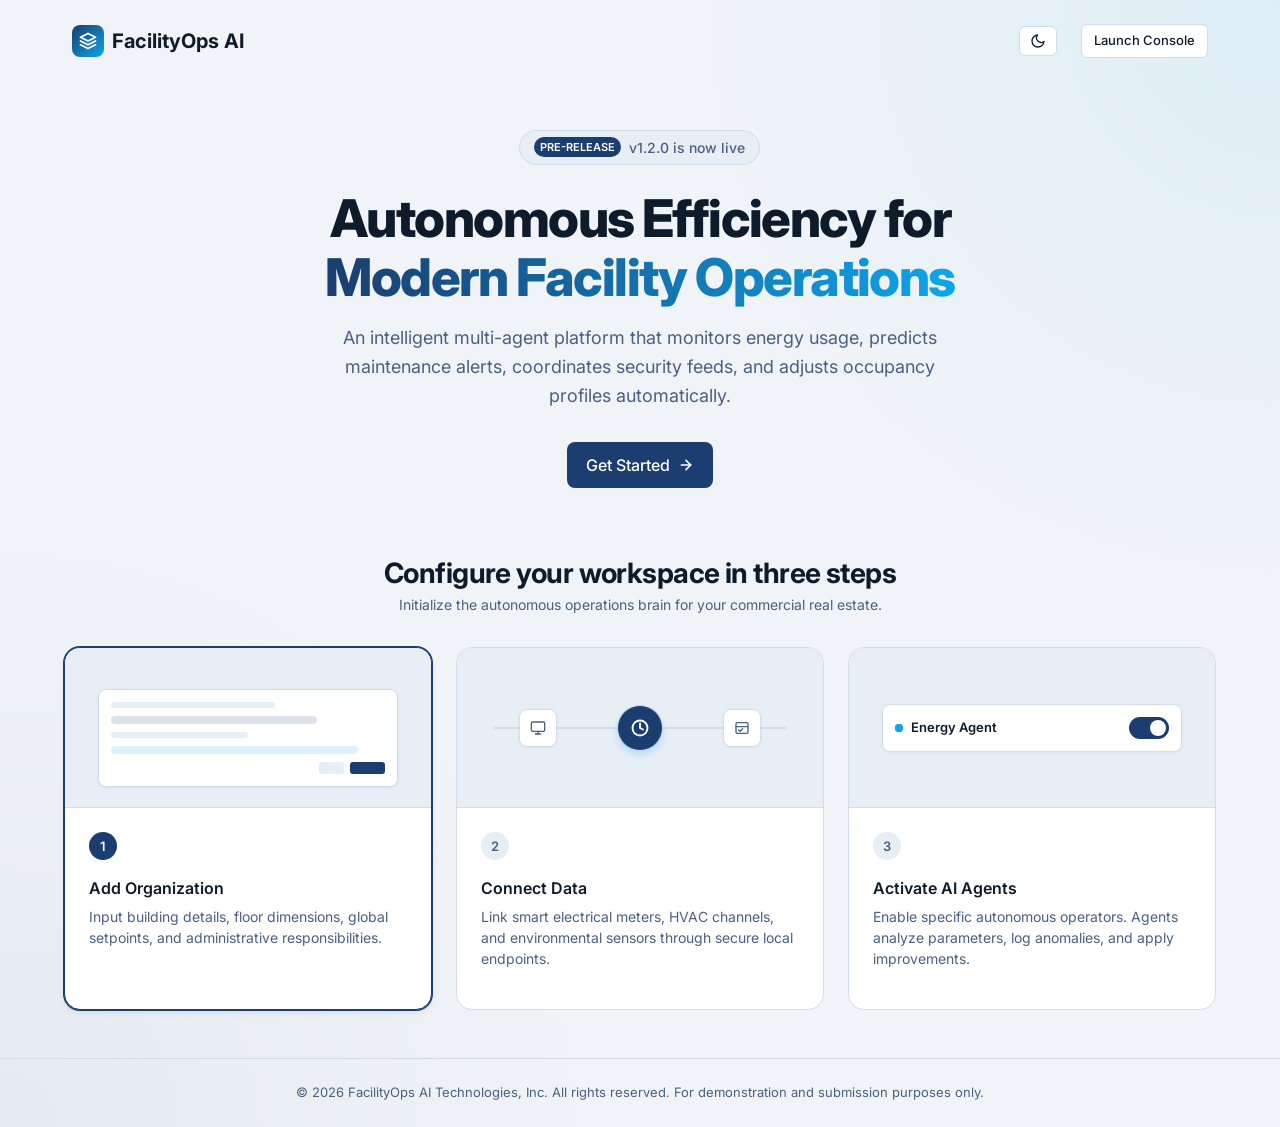
<file: index.html>
<!DOCTYPE html>
<html lang="en">
<head>
  <meta charset="UTF-8">
  <meta name="viewport" content="width=device-width, initial-scale=1.0">
  <title>Agentic FacilityOps AI Platform | Welcome</title>
  <link rel="stylesheet" href="style.css">
</head>
<body class="landing-body">

  <!-- Minimal Header -->
  <header class="landing-header">
    <div class="brand">
      <div class="brand-icon">
        <svg viewBox="0 0 24 24">
          <path d="M12 2L2 7l10 5 10-5-10-5zM2 17l10 5 10-5M2 12l10 5 10-5" stroke-linecap="round" stroke-linejoin="round"/>
        </svg>
      </div>
      <span>FacilityOps AI</span>
    </div>
    <div class="landing-nav-links">
      <button class="btn btn-secondary btn-sm" id="theme-toggle" aria-label="Toggle Dark/Light Mode" style="padding: 6px 10px;">
        <svg class="theme-icon-moon" width="16" height="16" viewBox="0 0 24 24" fill="none" stroke="currentColor" stroke-width="2" stroke-linecap="round" stroke-linejoin="round">
          <path d="M21 12.79A9 9 0 1 1 11.21 3 7 7 0 0 0 21 12.79z"></path>
        </svg>
        <svg class="theme-icon-sun" width="16" height="16" viewBox="0 0 24 24" fill="none" stroke="currentColor" stroke-width="2" stroke-linecap="round" stroke-linejoin="round" style="display: none;">
          <circle cx="12" cy="12" r="5"></circle>
          <line x1="12" y1="1" x2="12" y2="3"></line>
          <line x1="12" y1="21" x2="12" y2="23"></line>
          <line x1="4.22" y1="4.22" x2="5.64" y2="5.64"></line>
          <line x1="18.36" y1="18.36" x2="19.78" y2="19.78"></line>
          <line x1="1" y1="12" x2="3" y2="12"></line>
          <line x1="21" y1="12" x2="23" y2="12"></line>
          <line x1="4.22" y1="19.78" x2="5.64" y2="18.36"></line>
          <line x1="18.36" y1="5.64" x2="19.78" y2="4.22"></line>
        </svg>
      </button>
      <a href="dashboard.html" class="btn btn-secondary btn-sm">Launch Console</a>
    </div>
  </header>

  <!-- Hero Section -->
  <main class="hero">
    <div class="hero-badge">
      <span class="hero-badge-tag">Pre-release</span>
      <span class="text-sm font-medium text-muted">v1.2.0 is now live</span>
    </div>
    <h1>Autonomous Efficiency for <br><span>Modern Facility Operations</span></h1>
    <p>
      An intelligent multi-agent platform that monitors energy usage, predicts maintenance alerts, coordinates security feeds, and adjusts occupancy profiles automatically.
    </p>
    <div style="margin-bottom: var(--space-4);">
      <a href="dashboard.html" class="btn btn-primary">
        Get Started
        <svg width="16" height="16" viewBox="0 0 24 24" fill="none" stroke="currentColor" stroke-width="2.5" stroke-linecap="round" stroke-linejoin="round">
          <line x1="5" y1="12" x2="19" y2="12"></line>
          <polyline points="12 5 19 12 12 19"></polyline>
        </svg>
      </a>
    </div>
  </main>

  <!-- Onboarding Grid Section -->
  <section class="onboarding-section">
    <div class="onboarding-title">
      <h2>Configure your workspace in three steps</h2>
      <p class="text-sm text-muted">Initialize the autonomous operations brain for your commercial real estate.</p>
    </div>

    <div class="onboarding-grid">
      <!-- Step 1: Add Organization -->
      <article class="onboarding-card active-step">
        <div class="onboarding-card-visual">
          <div class="visual-form">
            <div class="visual-form-line"></div>
            <div class="visual-form-line" style="width: 75%; height: 8px; background: var(--color-primary); opacity: 0.15; border-radius: 4px;"></div>
            <div class="visual-form-line" style="width: 50%;"></div>
            <div class="visual-form-line" style="width: 90%; height: 8px; background: var(--color-accent); opacity: 0.15; border-radius: 4px;"></div>
            <div style="display: flex; gap: 6px; justify-content: flex-end; margin-top: 6px;">
              <div style="width: 25px; height: 12px; background: var(--color-hover); border-radius: 3px;"></div>
              <div style="width: 35px; height: 12px; background: var(--color-primary); border-radius: 3px;"></div>
            </div>
          </div>
        </div>
        <div class="onboarding-card-body">
          <div class="onboarding-step-num">1</div>
          <h3 class="text-base font-semibold" style="margin-bottom: 6px;">Add Organization</h3>
          <p class="text-sm text-muted" style="margin-bottom: var(--space-2);">
            Input building details, floor dimensions, global setpoints, and administrative responsibilities.
          </p>
        </div>
      </article>

      <!-- Step 2: Connect Data -->
      <article class="onboarding-card">
        <div class="onboarding-card-visual">
          <div class="visual-connectors">
            <!-- BMS Node -->
            <div class="connector-node" title="Building Management System">
              <svg width="16" height="16" viewBox="0 0 24 24" fill="none" stroke="currentColor" stroke-width="2" stroke-linecap="round" stroke-linejoin="round">
                <rect x="2" y="3" width="20" height="14" rx="2" ry="2"></rect>
                <line x1="8" y1="21" x2="16" y2="21"></line>
                <line x1="12" y1="17" x2="12" y2="21"></line>
              </svg>
            </div>
            
            <!-- Central Node -->
            <div class="connector-node connector-center" title="FacilityOps AI Core">
              <svg width="18" height="18" viewBox="0 0 24 24" fill="none" stroke="currentColor" stroke-width="2.5" stroke-linecap="round" stroke-linejoin="round">
                <path d="M12 22c5.523 0 10-4.477 10-10S17.523 2 12 2 2 6.477 2 12s4.477 10 10 10z"></path>
                <path d="M12 6v6l4 2"></path>
              </svg>
            </div>

            <!-- Smart Meter Node -->
            <div class="connector-node" title="Smart Meters & Sensors">
              <svg width="16" height="16" viewBox="0 0 24 24" fill="none" stroke="currentColor" stroke-width="2" stroke-linecap="round" stroke-linejoin="round">
                <rect x="3" y="4" width="18" height="16" rx="2" ry="2"></rect>
                <line x1="3" y1="10" x2="21" y2="10"></line>
                <path d="M7 15l2 2 4-4"></path>
              </svg>
            </div>
            
            <!-- Connecting lines -->
            <div class="connector-line"></div>
            <div class="connector-line-pulse"></div>
          </div>
        </div>
        <div class="onboarding-card-body">
          <div class="onboarding-step-num">2</div>
          <h3 class="text-base font-semibold" style="margin-bottom: 6px;">Connect Data</h3>
          <p class="text-sm text-muted" style="margin-bottom: var(--space-2);">
            Link smart electrical meters, HVAC channels, and environmental sensors through secure local endpoints.
          </p>
        </div>
      </article>

      <!-- Step 3: Activate AI Agents -->
      <article class="onboarding-card">
        <div class="onboarding-card-visual">
          <div class="visual-agent-toggle">
            <div class="visual-agent-label">
              <span class="status-dot pulse" style="background-color: var(--color-accent)"></span>
              <span>Energy Agent</span>
            </div>
            <div class="toggle-switch"></div>
          </div>
        </div>
        <div class="onboarding-card-body">
          <div class="onboarding-step-num">3</div>
          <h3 class="text-base font-semibold" style="margin-bottom: 6px;">Activate AI Agents</h3>
          <p class="text-sm text-muted" style="margin-bottom: var(--space-2);">
            Enable specific autonomous operators. Agents analyze parameters, log anomalies, and apply improvements.
          </p>
        </div>
      </article>
    </div>
  </section>

  <!-- Footer -->
  <footer class="landing-footer">
    <p>&copy; 2026 FacilityOps AI Technologies, Inc. All rights reserved. For demonstration and submission purposes only.</p>
  </footer>

  <script src="script.js"></script>
</body>
</html>
</file>
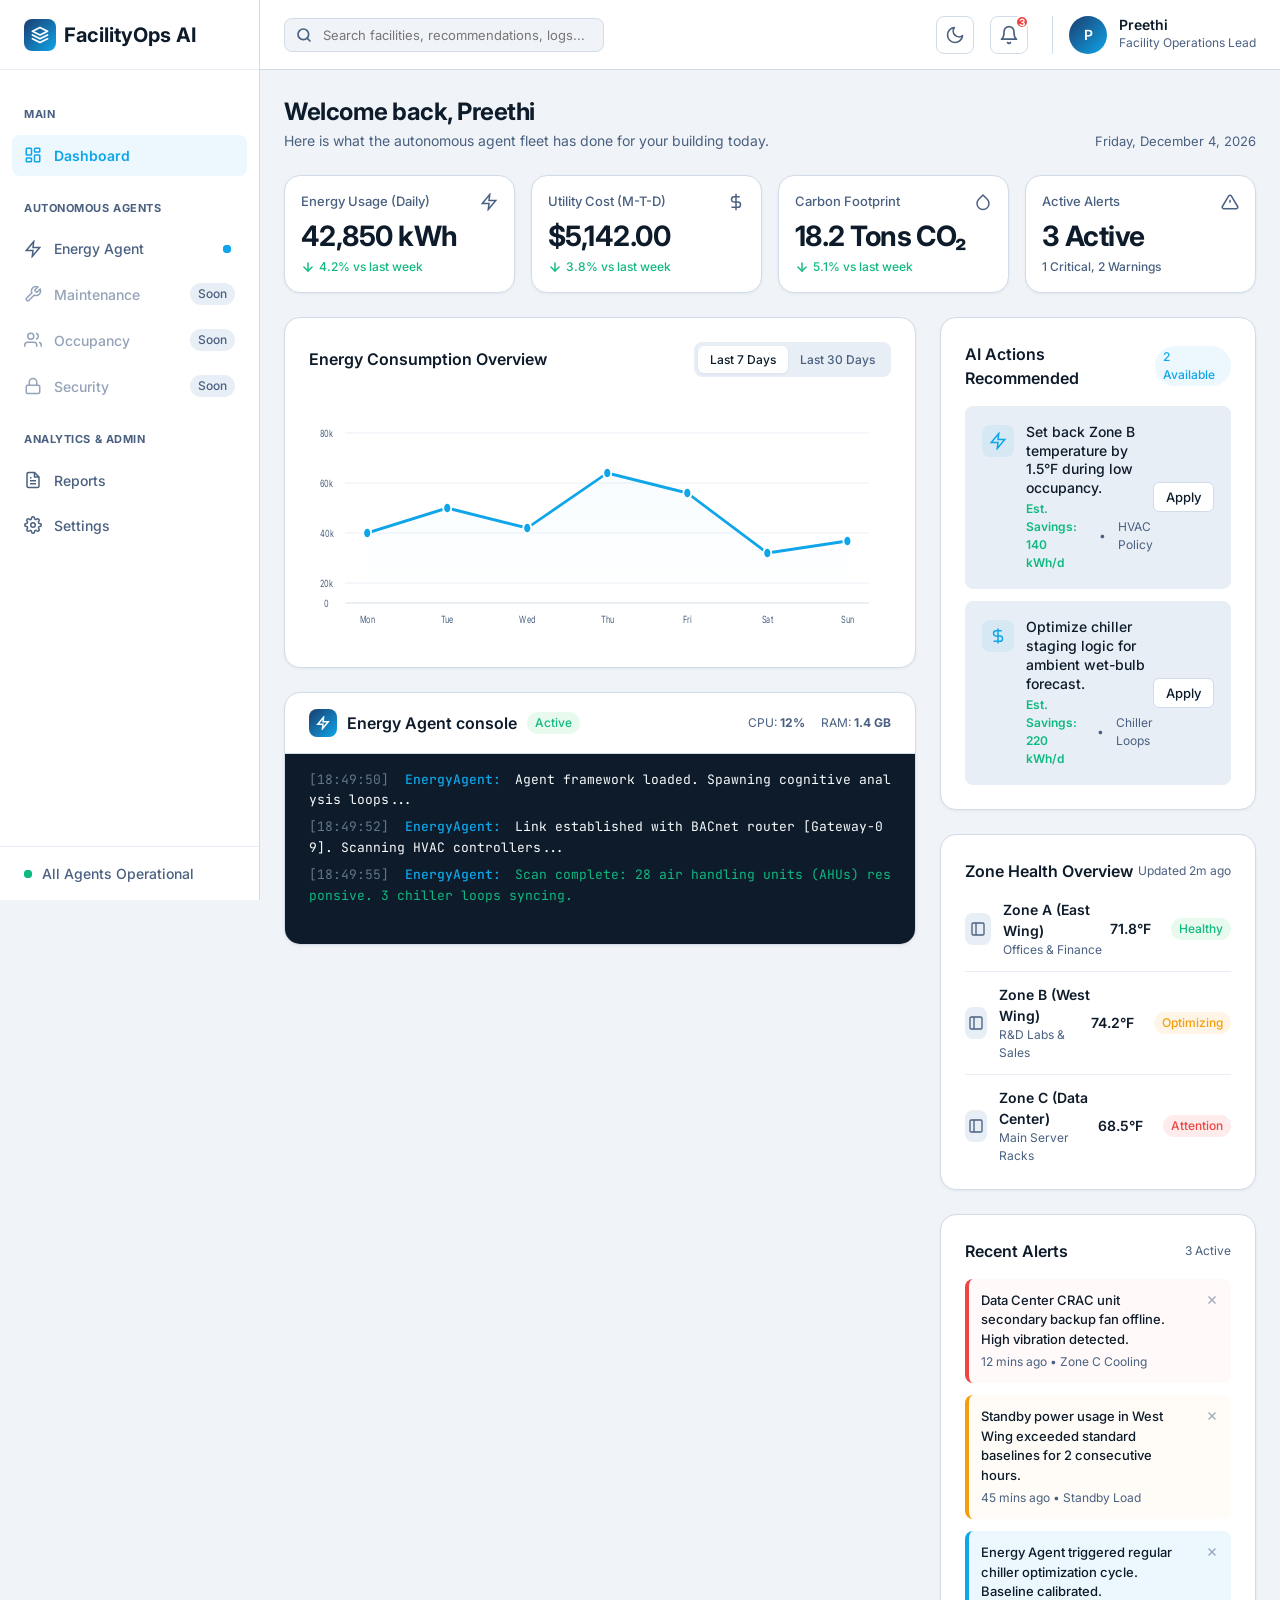
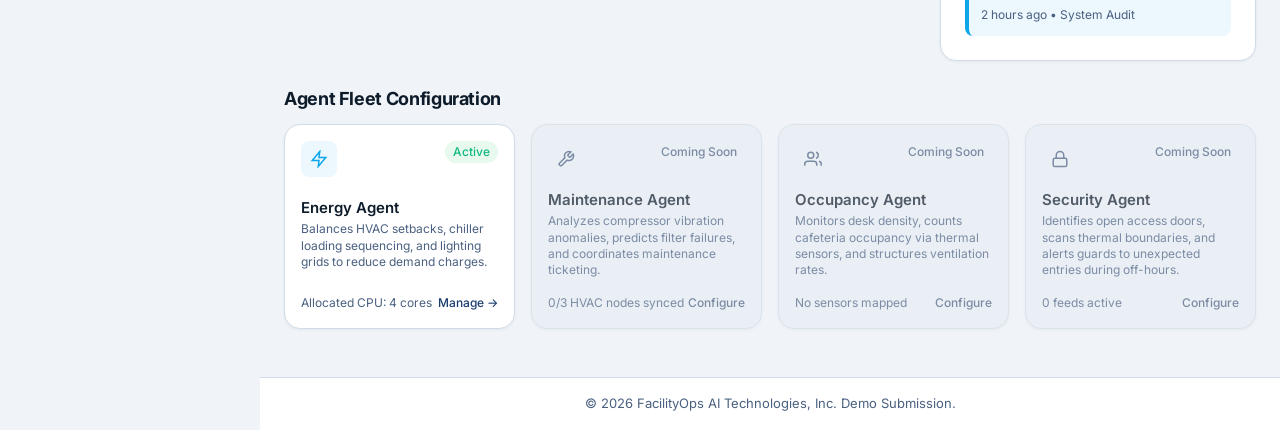
<file: dashboard.html>
<!DOCTYPE html>
<html lang="en">
<head>
  <meta charset="UTF-8">
  <meta name="viewport" content="width=device-width, initial-scale=1.0">
  <title>Agentic FacilityOps AI Platform | Dashboard</title>
  <link rel="stylesheet" href="style.css">
</head>
<body>

  <div class="dashboard-wrapper">
    <!-- Sidebar Navigation -->
    <aside class="sidebar" id="sidebar">
      <div class="sidebar-header">
        <div class="brand">
          <div class="brand-icon">
            <svg viewBox="0 0 24 24">
              <path d="M12 2L2 7l10 5 10-5-10-5zM2 17l10 5 10-5M2 12l10 5 10-5" stroke-linecap="round" stroke-linejoin="round"/>
            </svg>
          </div>
          <span>FacilityOps AI</span>
        </div>
      </div>

      <nav style="flex: 1;">
        <ul class="sidebar-menu">
          <li class="menu-label">Main</li>
          <li class="sidebar-menu-item active" id="menu-dashboard">
            <a href="#">
              <div class="sidebar-menu-item-link-content">
                <svg viewBox="0 0 24 24">
                  <rect x="3" y="3" width="7" height="9" rx="1"></rect>
                  <rect x="14" y="3" width="7" height="5" rx="1"></rect>
                  <rect x="14" y="12" width="7" height="9" rx="1"></rect>
                  <rect x="3" y="16" width="7" height="5" rx="1"></rect>
                </svg>
                <span>Dashboard</span>
              </div>
            </a>
          </li>

          <li class="menu-label">Autonomous Agents</li>
          <li class="sidebar-menu-item" id="menu-energy">
            <a href="#">
              <div class="sidebar-menu-item-link-content">
                <svg viewBox="0 0 24 24">
                  <polygon points="13 2 3 14 12 14 11 22 21 10 12 10 13 2"></polygon>
                </svg>
                <span>Energy Agent</span>
              </div>
              <span class="status-dot pulse" style="background-color: var(--color-accent); margin-right: 4px;" title="Active"></span>
            </a>
          </li>

          <li class="sidebar-menu-item disabled">
            <a href="#">
              <div class="sidebar-menu-item-link-content">
                <svg viewBox="0 0 24 24">
                  <path d="M14.7 6.3a1 1 0 0 0 0 1.4l1.6 1.6a1 1 0 0 0 1.4 0l3.77-3.77a6 6 0 0 1-7.94 7.94l-6.91 6.91a2.12 2.12 0 0 1-3-3l6.91-6.91a6 6 0 0 1 7.94-7.94l-3.76 3.76z"></path>
                </svg>
                <span>Maintenance</span>
              </div>
              <span class="badge badge-neutral">Soon</span>
            </a>
          </li>

          <li class="sidebar-menu-item disabled">
            <a href="#">
              <div class="sidebar-menu-item-link-content">
                <svg viewBox="0 0 24 24">
                  <path d="M17 21v-2a4 4 0 0 0-4-4H5a4 4 0 0 0-4 4v2"></path>
                  <circle cx="9" cy="7" r="4"></circle>
                  <path d="M23 21v-2a4 4 0 0 0-3-3.87"></path>
                  <path d="M16 3.13a4 4 0 0 1 0 7.75"></path>
                </svg>
                <span>Occupancy</span>
              </div>
              <span class="badge badge-neutral">Soon</span>
            </a>
          </li>

          <li class="sidebar-menu-item disabled">
            <a href="#">
              <div class="sidebar-menu-item-link-content">
                <svg viewBox="0 0 24 24">
                  <rect x="3" y="11" width="18" height="11" rx="2" ry="2"></rect>
                  <path d="M7 11V7a5 5 0 0 1 10 0v4"></path>
                </svg>
                <span>Security</span>
              </div>
              <span class="badge badge-neutral">Soon</span>
            </a>
          </li>

          <li class="menu-label">Analytics & Admin</li>
          <li class="sidebar-menu-item" id="menu-reports">
            <a href="#">
              <div class="sidebar-menu-item-link-content">
                <svg viewBox="0 0 24 24">
                  <path d="M14 2H6a2 2 0 0 0-2 2v16a2 2 0 0 0 2 2h12a2 2 0 0 0 2-2V8z"></path>
                  <polyline points="14 2 14 8 20 8"></polyline>
                  <line x1="16" y1="13" x2="8" y2="13"></line>
                  <line x1="16" y1="17" x2="8" y2="17"></line>
                  <polyline points="10 9 9 9 8 9"></polyline>
                </svg>
                <span>Reports</span>
              </div>
            </a>
          </li>

          <li class="sidebar-menu-item" id="menu-settings">
            <a href="#">
              <div class="sidebar-menu-item-link-content">
                <svg viewBox="0 0 24 24">
                  <circle cx="12" cy="12" r="3"></circle>
                  <path d="M19.4 15a1.65 1.65 0 0 0 .33 1.82l.06.06a2 2 0 1 1-2.83 2.83l-.06-.06a1.65 1.65 0 0 0-1.82-.33 1.65 1.65 0 0 0-1 1.51V21a2 2 0 0 1-4 0v-.09A1.65 1.65 0 0 0 9 19.4a1.65 1.65 0 0 0-1.82.33l-.06.06a2 2 0 1 1-2.83-2.83l.06-.06a1.65 1.65 0 0 0 .33-1.82 1.65 1.65 0 0 0-1.51-1H3a2 2 0 0 1 0-4h.09A1.65 1.65 0 0 0 4.6 9a1.65 1.65 0 0 0-.33-1.82l-.06-.06a2 2 0 1 1 2.83-2.83l.06.06a1.65 1.65 0 0 0 1.82.33H9a1.65 1.65 0 0 0 1-1.51V3a2 2 0 0 1 4 0v.09a1.65 1.65 0 0 0 1 1.51 1.65 1.65 0 0 0 1.82-.33l.06-.06a2 2 0 1 1 2.83 2.83l-.06.06a1.65 1.65 0 0 0-.33 1.82V9a1.65 1.65 0 0 0 1.51 1H21a2 2 0 0 1 0 4h-.09a1.65 1.65 0 0 0-1.51 1z"></path>
                </svg>
                <span>Settings</span>
              </div>
            </a>
          </li>
        </ul>
      </nav>

      <div class="sidebar-footer">
        <div class="system-status-indicator">
          <span class="status-dot pulse"></span>
          <span class="font-medium text-sm text-muted">All Agents Operational</span>
        </div>
      </div>
    </aside>

    <!-- Main Panel -->
    <main class="main-panel">
      <!-- Topbar Navigation -->
      <header class="topbar">
        <!-- Hamburger Menu and Search -->
        <div style="display: flex; align-items: center; gap: var(--space-2);">
          <button class="menu-toggle-btn" id="menu-toggle" aria-label="Toggle Navigation Sidebar">
            <svg viewBox="0 0 24 24">
              <line x1="3" y1="12" x2="21" y2="12"></line>
              <line x1="3" y1="6" x2="21" y2="6"></line>
              <line x1="3" y1="18" x2="21" y2="18"></line>
            </svg>
          </button>
          
          <div class="topbar-search">
            <svg viewBox="0 0 24 24" fill="none" stroke="currentColor" stroke-width="2.5" stroke-linecap="round" stroke-linejoin="round">
              <circle cx="11" cy="11" r="8"></circle>
              <line x1="21" y1="21" x2="16.65" y2="16.65"></line>
            </svg>
            <input type="text" class="topbar-search-input" placeholder="Search facilities, recommendations, logs...">
          </div>
        </div>

        <!-- Notification and User Profile -->
        <div class="topbar-actions">
          <button class="topbar-btn" id="theme-toggle" aria-label="Toggle Dark/Light Mode">
            <svg class="theme-icon-moon" width="20" height="20" viewBox="0 0 24 24" fill="none" stroke="currentColor" stroke-width="2" stroke-linecap="round" stroke-linejoin="round">
              <path d="M21 12.79A9 9 0 1 1 11.21 3 7 7 0 0 0 21 12.79z"></path>
            </svg>
            <svg class="theme-icon-sun" width="20" height="20" viewBox="0 0 24 24" fill="none" stroke="currentColor" stroke-width="2" stroke-linecap="round" stroke-linejoin="round" style="display: none;">
              <circle cx="12" cy="12" r="5"></circle>
              <line x1="12" y1="1" x2="12" y2="3"></line>
              <line x1="12" y1="21" x2="12" y2="23"></line>
              <line x1="4.22" y1="4.22" x2="5.64" y2="5.64"></line>
              <line x1="18.36" y1="18.36" x2="19.78" y2="19.78"></line>
              <line x1="1" y1="12" x2="3" y2="12"></line>
              <line x1="21" y1="12" x2="23" y2="12"></line>
              <line x1="4.22" y1="19.78" x2="5.64" y2="18.36"></line>
              <line x1="18.36" y1="5.64" x2="19.78" y2="4.22"></line>
            </svg>
          </button>

          <button class="topbar-btn" aria-label="Notifications" id="notifications-btn">
            <svg width="20" height="20" viewBox="0 0 24 24" fill="none" stroke="currentColor" stroke-width="2" stroke-linecap="round" stroke-linejoin="round">
              <path d="M18 8A6 6 0 0 0 6 8c0 7-3 9-3 9h18s-3-2-3-9"></path>
              <path d="M13.73 21a2 2 0 0 1-3.46 0"></path>
            </svg>
            <div class="topbar-btn-badge" id="notifications-badge">3</div>
          </button>

          <div class="user-profile">
            <div class="avatar" title="Preethi Profile">P</div>
            <div class="user-info">
              <span class="user-name">Preethi</span>
              <span class="user-role">Facility Operations Lead</span>
            </div>
          </div>
        </div>
      </header>

      <!-- Content Container -->
      <section class="dashboard-content">
        <!-- Welcome Banner -->
        <div class="welcome-section">
          <div class="welcome-info">
            <h1>Welcome back, Preethi</h1>
            <p class="text-sm text-muted">Here is what the autonomous agent fleet has done for your building today.</p>
          </div>
          <div class="welcome-date" id="live-date">
            Wednesday, July 8, 2026
          </div>
        </div>

        <!-- 4 KPI Cards Grid -->
        <div class="kpis-grid">
          <!-- KPI 1: Energy Usage -->
          <div class="card kpi-card">
            <div class="kpi-title-row">
              <span>Energy Usage (Daily)</span>
              <svg viewBox="0 0 24 24"><polygon points="13 2 3 14 12 14 11 22 21 10 12 10 13 2"></polygon></svg>
            </div>
            <div>
              <div class="kpi-value" id="kpi-energy">42,850 kWh</div>
              <div class="kpi-trend trend-down">
                <svg width="14" height="14" viewBox="0 0 24 24" fill="none" stroke="currentColor" stroke-width="2.5" stroke-linecap="round" stroke-linejoin="round">
                  <line x1="12" y1="5" x2="12" y2="19"></line>
                  <polyline points="19 12 12 19 5 12"></polyline>
                </svg>
                <span>4.2% vs last week</span>
              </div>
            </div>
          </div>

          <!-- KPI 2: Utility Cost -->
          <div class="card kpi-card">
            <div class="kpi-title-row">
              <span>Utility Cost (M-T-D)</span>
              <svg viewBox="0 0 24 24"><line x1="12" y1="1" x2="12" y2="23"></line><path d="M17 5H9.5a3.5 3.5 0 0 0 0 7h5a3.5 3.5 0 0 1 0 7H6"></path></svg>
            </div>
            <div>
              <div class="kpi-value" id="kpi-cost">$5,142.00</div>
              <div class="kpi-trend trend-down">
                <svg width="14" height="14" viewBox="0 0 24 24" fill="none" stroke="currentColor" stroke-width="2.5" stroke-linecap="round" stroke-linejoin="round">
                  <line x1="12" y1="5" x2="12" y2="19"></line>
                  <polyline points="19 12 12 19 5 12"></polyline>
                </svg>
                <span>3.8% vs last week</span>
              </div>
            </div>
          </div>

          <!-- KPI 3: Carbon Emissions -->
          <div class="card kpi-card">
            <div class="kpi-title-row">
              <span>Carbon Footprint</span>
              <svg viewBox="0 0 24 24"><path d="M12 2.69l5.66 5.66a8 8 0 1 1-11.31 0z"></path></svg>
            </div>
            <div>
              <div class="kpi-value" id="kpi-carbon">18.2 Tons CO₂</div>
              <div class="kpi-trend trend-down">
                <svg width="14" height="14" viewBox="0 0 24 24" fill="none" stroke="currentColor" stroke-width="2.5" stroke-linecap="round" stroke-linejoin="round">
                  <line x1="12" y1="5" x2="12" y2="19"></line>
                  <polyline points="19 12 12 19 5 12"></polyline>
                </svg>
                <span>5.1% vs last week</span>
              </div>
            </div>
          </div>

          <!-- KPI 4: Active Alerts -->
          <div class="card kpi-card">
            <div class="kpi-title-row">
              <span>Active Alerts</span>
              <svg viewBox="0 0 24 24"><path d="M10.29 3.86L1.82 18a2 2 0 0 0 1.71 3h16.94a2 2 0 0 0 1.71-3L13.71 3.86a2 2 0 0 0-3.42 0z"></path><line x1="12" y1="9" x2="12" y2="13"></line><line x1="12" y1="17" x2="12.01" y2="17"></line></svg>
            </div>
            <div>
              <div class="kpi-value" id="kpi-alerts">3 Active</div>
              <div class="kpi-trend trend-neutral">
                <span>1 Critical, 2 Warnings</span>
              </div>
            </div>
          </div>
        </div>

        <!-- Main Content Dashboard Grid -->
        <div class="dashboard-grid">
          
          <!-- Column 1: Charts & Operations Logs -->
          <div class="grid-column">
            <!-- Energy Overview Card -->
            <article class="card">
              <div class="chart-card-header">
                <h2 class="card-title">Energy Consumption Overview</h2>
                <div class="chart-tabs">
                  <button class="chart-tab active" id="tab-7d">Last 7 Days</button>
                  <button class="chart-tab" id="tab-30d">Last 30 Days</button>
                </div>
              </div>
              <div class="chart-container" id="chart-parent">
                <!-- SVG Line Chart (100% responsive, managed via viewport box coordinates) -->
                <svg class="chart-svg" viewBox="0 0 800 250" preserveAspectRatio="none">
                  <defs>
                    <!-- Gradient for the area fill below line -->
                    <linearGradient id="chart-gradient" x1="0" y1="0" x2="0" y2="1">
                      <stop offset="0%" stop-color="var(--color-accent)" stop-opacity="0.25"/>
                      <stop offset="100%" stop-color="var(--color-accent)" stop-opacity="0.0"/>
                    </linearGradient>
                  </defs>

                  <!-- Horizontal Grid Lines -->
                  <line class="chart-grid-line" x1="50" y1="40" x2="770" y2="40"></line>
                  <line class="chart-grid-line" x1="50" y1="90" x2="770" y2="90"></line>
                  <line class="chart-grid-line" x1="50" y1="140" x2="770" y2="140"></line>
                  <line class="chart-grid-line" x1="50" y1="190" x2="770" y2="190"></line>

                  <!-- Bottom Baseline Axis -->
                  <line class="chart-axis-line" x1="50" y1="210" x2="770" y2="210"></line>

                  <!-- Y-Axis Value Labels -->
                  <text class="chart-axis-text" x="15" y="44">80k</text>
                  <text class="chart-axis-text" x="15" y="94">60k</text>
                  <text class="chart-axis-text" x="15" y="144">40k</text>
                  <text class="chart-axis-text" x="15" y="194">20k</text>
                  <text class="chart-axis-text" x="20" y="214">0</text>

                  <!-- X-Axis Labels (Days of Week) -->
                  <text class="chart-axis-text" x="80" y="230" text-anchor="middle">Mon</text>
                  <text class="chart-axis-text" x="190" y="230" text-anchor="middle">Tue</text>
                  <text class="chart-axis-text" x="300" y="230" text-anchor="middle">Wed</text>
                  <text class="chart-axis-text" x="410" y="230" text-anchor="middle">Thu</text>
                  <text class="chart-axis-text" x="520" y="230" text-anchor="middle">Fri</text>
                  <text class="chart-axis-text" x="630" y="230" text-anchor="middle">Sat</text>
                  <text class="chart-axis-text" x="740" y="230" text-anchor="middle">Sun</text>

                  <!-- Energy Fill Gradient Shape -->
                  <path class="chart-line-gradient" id="chart-area-path" d="M 80 140 L 190 115 L 300 135 L 410 80 L 520 100 L 630 160 L 740 148 L 740 210 L 80 210 Z"></path>

                  <!-- Energy Consumption Stroke Line -->
                  <path class="chart-line" id="chart-stroke-path" d="M 80 140 L 190 115 L 300 135 L 410 80 L 520 100 L 630 160 L 740 148"></path>

                  <!-- Data Nodes -->
                  <circle class="chart-node" cx="80" cy="140" data-value="48,200 kWh" data-day="Monday"></circle>
                  <circle class="chart-node" cx="190" cy="115" data-value="52,400 kWh" data-day="Tuesday"></circle>
                  <circle class="chart-node" cx="300" cy="135" data-value="49,100 kWh" data-day="Wednesday"></circle>
                  <circle class="chart-node" cx="410" cy="80" data-value="61,800 kWh" data-day="Thursday"></circle>
                  <circle class="chart-node" cx="520" cy="100" data-value="56,200 kWh" data-day="Friday"></circle>
                  <circle class="chart-node" cx="630" cy="160" data-value="41,200 kWh" data-day="Saturday"></circle>
                  <circle class="chart-node" cx="740" cy="148" data-value="44,800 kWh" data-day="Sunday"></circle>
                </svg>

                <!-- Tooltip Hover Node -->
                <div class="chart-tooltip" id="chart-tooltip"></div>
              </div>
            </article>

            <!-- Energy Agent Card & Terminal Console Output -->
            <article class="card console-card">
              <div class="console-header">
                <div class="console-title-wrap">
                  <div class="brand-icon" style="background-color: var(--color-accent); width: 28px; height: 28px;">
                    <svg viewBox="0 0 24 24" style="width: 14px; height: 14px;">
                      <polygon points="13 2 3 14 12 14 11 22 21 10 12 10 13 2"></polygon>
                    </svg>
                  </div>
                  <h2 class="card-title">Energy Agent console</h2>
                  <span class="badge badge-success">Active</span>
                </div>
                <div style="font-size: 0.75rem; color: var(--color-text-secondary); display: flex; gap: var(--space-2);">
                  <span>CPU: <strong>12%</strong></span>
                  <span>RAM: <strong>1.4 GB</strong></span>
                </div>
              </div>
              <div class="console-container" id="console-log">
                <!-- Log entries added dynamically via script.js -->
                <div class="console-line">
                  <span class="console-time">[18:49:50]</span>
                  <span class="console-agent">EnergyAgent:</span>
                  <span class="console-text">Agent framework loaded. Spawning cognitive analysis loops...</span>
                </div>
                <div class="console-line">
                  <span class="console-time">[18:49:52]</span>
                  <span class="console-agent">EnergyAgent:</span>
                  <span class="console-text">Link established with BACnet router [Gateway-09]. Scanning HVAC controllers...</span>
                </div>
                <div class="console-line">
                  <span class="console-time">[18:49:55]</span>
                  <span class="console-agent">EnergyAgent:</span>
                  <span class="console-text highlight">Scan complete: 28 air handling units (AHUs) responsive. 3 chiller loops syncing.</span>
                </div>
              </div>
            </article>
          </div>

          <!-- Column 2: AI Recommendations, Facility Zones, and Alerts -->
          <div class="grid-column">
            <!-- AI Recommendations Card -->
            <article class="card">
              <div class="card-header">
                <h2 class="card-title">AI Actions Recommended</h2>
                <span class="badge badge-primary" id="actions-count">2 Available</span>
              </div>
              <div class="recommendations-list">
                
                <!-- Recommendation item 1 -->
                <div class="recommendation-item" id="rec-hvac">
                  <div class="recommendation-info">
                    <div class="recommendation-icon">
                      <svg viewBox="0 0 24 24"><polygon points="13 2 3 14 12 14 11 22 21 10 12 10 13 2"></polygon></svg>
                    </div>
                    <div class="recommendation-details">
                      <span class="recommendation-text">Set back Zone B temperature by 1.5°F during low occupancy.</span>
                      <div class="recommendation-meta">
                        <span class="recommendation-savings">Est. Savings: 140 kWh/d</span>
                        <span>•</span>
                        <span>HVAC Policy</span>
                      </div>
                    </div>
                  </div>
                  <button class="btn btn-secondary btn-sm" onclick="applyRecommendation('rec-hvac', 140, 18.2)">
                    <span class="btn-loader"></span>
                    <span class="btn-text-content">Apply</span>
                  </button>
                </div>

                <!-- Recommendation item 2 -->
                <div class="recommendation-item" id="rec-chiller">
                  <div class="recommendation-info">
                    <div class="recommendation-icon">
                      <svg viewBox="0 0 24 24"><path d="M12 2v20M17 5H9.5a3.5 3.5 0 0 0 0 7h5a3.5 3.5 0 0 1 0 7H6"></path></svg>
                    </div>
                    <div class="recommendation-details">
                      <span class="recommendation-text">Optimize chiller staging logic for ambient wet-bulb forecast.</span>
                      <div class="recommendation-meta">
                        <span class="recommendation-savings">Est. Savings: 220 kWh/d</span>
                        <span>•</span>
                        <span>Chiller Loops</span>
                      </div>
                    </div>
                  </div>
                  <button class="btn btn-secondary btn-sm" onclick="applyRecommendation('rec-chiller', 220, 28.6)">
                    <span class="btn-loader"></span>
                    <span class="btn-text-content">Apply</span>
                  </button>
                </div>

              </div>
            </article>

            <!-- Facility Status Card -->
            <article class="card">
              <div class="card-header">
                <h2 class="card-title">Zone Health Overview</h2>
                <span class="text-xs text-muted">Updated 2m ago</span>
              </div>
              <div class="facility-zones-list">
                <!-- Zone A -->
                <div class="zone-item">
                  <div class="zone-header-wrap">
                    <div class="zone-icon">
                      <svg viewBox="0 0 24 24"><rect x="3" y="3" width="18" height="18" rx="2" ry="2"></rect><line x1="9" y1="3" x2="9" y2="21"></line></svg>
                    </div>
                    <div class="zone-details">
                      <span class="zone-name">Zone A (East Wing)</span>
                      <span class="zone-sub">Offices & Finance</span>
                    </div>
                  </div>
                  <div class="zone-stats">
                    <span class="zone-temp">71.8°F</span>
                    <span class="badge badge-success">Healthy</span>
                  </div>
                </div>

                <!-- Zone B -->
                <div class="zone-item">
                  <div class="zone-header-wrap">
                    <div class="zone-icon">
                      <svg viewBox="0 0 24 24"><rect x="3" y="3" width="18" height="18" rx="2" ry="2"></rect><line x1="9" y1="3" x2="9" y2="21"></line></svg>
                    </div>
                    <div class="zone-details">
                      <span class="zone-name">Zone B (West Wing)</span>
                      <span class="zone-sub">R&D Labs & Sales</span>
                    </div>
                  </div>
                  <div class="zone-stats">
                    <span class="zone-temp" id="zone-b-temp">74.2°F</span>
                    <span class="badge badge-warning" id="zone-b-status">Optimizing</span>
                  </div>
                </div>

                <!-- Zone C -->
                <div class="zone-item">
                  <div class="zone-header-wrap">
                    <div class="zone-icon">
                      <svg viewBox="0 0 24 24"><rect x="3" y="3" width="18" height="18" rx="2" ry="2"></rect><line x1="9" y1="3" x2="9" y2="21"></line></svg>
                    </div>
                    <div class="zone-details">
                      <span class="zone-name">Zone C (Data Center)</span>
                      <span class="zone-sub">Main Server Racks</span>
                    </div>
                  </div>
                  <div class="zone-stats">
                    <span class="zone-temp">68.5°F</span>
                    <span class="badge badge-danger">Attention</span>
                  </div>
                </div>
              </div>
            </article>

            <!-- Recent Alerts Card -->
            <article class="card">
              <div class="card-header">
                <h2 class="card-title">Recent Alerts</h2>
                <span class="text-xs text-muted" id="alerts-count-text">3 Active</span>
              </div>
              <div class="alerts-list" id="alerts-container">
                <!-- Alert 1 -->
                <div class="alert-item critical" id="alert-1">
                  <div class="alert-item-body">
                    <span class="alert-desc">Data Center CRAC unit secondary backup fan offline. High vibration detected.</span>
                    <span class="alert-time">12 mins ago • Zone C Cooling</span>
                  </div>
                  <button class="alert-dismiss-btn" onclick="dismissAlert('alert-1')" aria-label="Dismiss Alert">
                    <svg viewBox="0 0 24 24" fill="none" stroke="currentColor"><line x1="18" y1="6" x2="6" y2="18"></line><line x1="6" y1="6" x2="18" y2="18"></line></svg>
                  </button>
                </div>

                <!-- Alert 2 -->
                <div class="alert-item warning" id="alert-2">
                  <div class="alert-item-body">
                    <span class="alert-desc">Standby power usage in West Wing exceeded standard baselines for 2 consecutive hours.</span>
                    <span class="alert-time">45 mins ago • Standby Load</span>
                  </div>
                  <button class="alert-dismiss-btn" onclick="dismissAlert('alert-2')" aria-label="Dismiss Alert">
                    <svg viewBox="0 0 24 24" fill="none" stroke="currentColor"><line x1="18" y1="6" x2="6" y2="18"></line><line x1="6" y1="6" x2="18" y2="18"></line></svg>
                  </button>
                </div>

                <!-- Alert 3 -->
                <div class="alert-item info" id="alert-3">
                  <div class="alert-item-body">
                    <span class="alert-desc">Energy Agent triggered regular chiller optimization cycle. Baseline calibrated.</span>
                    <span class="alert-time">2 hours ago • System Audit</span>
                  </div>
                  <button class="alert-dismiss-btn" onclick="dismissAlert('alert-3')" aria-label="Dismiss Alert">
                    <svg viewBox="0 0 24 24" fill="none" stroke="currentColor"><line x1="18" y1="6" x2="6" y2="18"></line><line x1="6" y1="6" x2="18" y2="18"></line></svg>
                  </button>
                </div>
              </div>
            </article>
          </div>

        </div>

        <div style="margin-top: var(--space-3); margin-bottom: var(--space-2);">
          <h2 class="text-lg font-bold" style="margin-bottom: var(--space-15); letter-spacing: -0.02em;">Agent Fleet Configuration</h2>
          <!-- Compact Fleet Grid -->
          <div class="fleet-grid">
            <!-- Energy Card (Active) -->
            <article class="card fleet-card">
              <div class="fleet-card-header">
                <div class="fleet-card-icon">
                  <svg viewBox="0 0 24 24"><polygon points="13 2 3 14 12 14 11 22 21 10 12 10 13 2"></polygon></svg>
                </div>
                <span class="badge badge-success">Active</span>
              </div>
              <div class="fleet-card-info">
                <h3>Energy Agent</h3>
                <p>Balances HVAC setbacks, chiller loading sequencing, and lighting grids to reduce demand charges.</p>
              </div>
              <div class="fleet-card-footer">
                <span class="text-xs text-muted">Allocated CPU: 4 cores</span>
                <span class="text-xs text-primary font-medium">Manage →</span>
              </div>
            </article>

            <!-- Maintenance Card (Coming Soon) -->
            <article class="card fleet-card disabled">
              <div class="fleet-card-header">
                <div class="fleet-card-icon">
                  <svg viewBox="0 0 24 24"><path d="M14.7 6.3a1 1 0 0 0 0 1.4l1.6 1.6a1 1 0 0 0 1.4 0l3.77-3.77a6 6 0 0 1-7.94 7.94l-6.91 6.91a2.12 2.12 0 0 1-3-3l6.91-6.91a6 6 0 0 1 7.94-7.94l-3.76 3.76z"></path></svg>
                </div>
                <span class="badge badge-neutral">Coming Soon</span>
              </div>
              <div class="fleet-card-info">
                <h3>Maintenance Agent</h3>
                <p>Analyzes compressor vibration anomalies, predicts filter failures, and coordinates maintenance ticketing.</p>
              </div>
              <div class="fleet-card-footer">
                <span class="text-xs text-muted">0/3 HVAC nodes synced</span>
                <span class="text-xs text-muted font-medium">Configure</span>
              </div>
            </article>

            <!-- Occupancy Card (Coming Soon) -->
            <article class="card fleet-card disabled">
              <div class="fleet-card-header">
                <div class="fleet-card-icon">
                  <svg viewBox="0 0 24 24">
                    <path d="M17 21v-2a4 4 0 0 0-4-4H5a4 4 0 0 0-4 4v2"></path>
                    <circle cx="9" cy="7" r="4"></circle>
                    <path d="M23 21v-2a4 4 0 0 0-3-3.87"></path>
                    <path d="M16 3.13a4 4 0 0 1 0 7.75"></path>
                  </svg>
                </div>
                <span class="badge badge-neutral">Coming Soon</span>
              </div>
              <div class="fleet-card-info">
                <h3>Occupancy Agent</h3>
                <p>Monitors desk density, counts cafeteria occupancy via thermal sensors, and structures ventilation rates.</p>
              </div>
              <div class="fleet-card-footer">
                <span class="text-xs text-muted">No sensors mapped</span>
                <span class="text-xs text-muted font-medium">Configure</span>
              </div>
            </article>

            <!-- Security Card (Coming Soon) -->
            <article class="card fleet-card disabled">
              <div class="fleet-card-header">
                <div class="fleet-card-icon">
                  <svg viewBox="0 0 24 24"><rect x="3" y="11" width="18" height="11" rx="2" ry="2"></rect><path d="M7 11V7a5 5 0 0 1 10 0v4"></path></svg>
                </div>
                <span class="badge badge-neutral">Coming Soon</span>
              </div>
              <div class="fleet-card-info">
                <h3>Security Agent</h3>
                <p>Identifies open access doors, scans thermal boundaries, and alerts guards to unexpected entries during off-hours.</p>
              </div>
              <div class="fleet-card-footer">
                <span class="text-xs text-muted">0 feeds active</span>
                <span class="text-xs text-muted font-medium">Configure</span>
              </div>
            </article>
          </div>
        </div>
      </section>

      <!-- Footer -->
      <footer style="text-align: center; padding: var(--space-2) var(--space-3); border-top: 1px solid var(--color-border); font-size: 0.8125rem; color: var(--color-text-secondary); background-color: var(--color-card); margin-top: auto;">
        &copy; 2026 FacilityOps AI Technologies, Inc. Demo Submission.
      </footer>
    </main>
  </div>

  <script src="script.js"></script>
</body>
</html>
</file>
<file: style.css>
/* ==========================================================================
   Agentic FacilityOps AI Platform - Design System & Stylesheet
   ========================================================================== */

@import url('https://fonts.googleapis.com/css2?family=Inter:wght@300;400;500;600;700&family=JetBrains+Mono:wght@400;500&display=swap');

:root {
  /* Font Families */
  --font-sans: 'Inter', -apple-system, BlinkMacSystemFont, "Segoe UI", Roboto, sans-serif;
  --font-mono: 'JetBrains Mono', 'Courier New', Courier, monospace;

  /* ============================================================
     Color Palette — Deep Navy & Steel Sky
     Inspired by: Siemens, IBM Maximo, Honeywell Forge,
     Schneider Electric EcoStruxure, Johnson Controls Metasys
     ============================================================ */
  --color-primary:        #1B3D6F; /* Deep Navy — authority, precision */
  --color-accent:         #0EA5E9; /* Sky Blue — intelligence, agility */
  --color-background:     #F0F4F8; /* Cool slate off-white */
  --color-card:           #FFFFFF;
  --color-text:           #0D1B2A; /* Darkest navy for body text */
  --color-text-secondary: #4A6080; /* Steel blue-gray */
  --color-success:        #10B981; /* Emerald */
  --color-warning:        #F59E0B; /* Amber */
  --color-danger:         #EF4444; /* Red */

  /* Functional Surface Colors */
  --color-border:         #D1DCE8; /* Cool blue-gray border */
  --color-border-light:   #E8EEF5; /* Lighter surface tint */
  --color-hover:          #E8EEF5;
  --color-sidebar-bg:     #FFFFFF;
  --color-console-bg:     #0D1B2A; /* Deep Navy console */
  --color-console-text:   #E0EAF4;

  /* Tint/Glow tokens for badges, icons, highlights */
  --color-accent-tint:    rgba(14, 165, 233, 0.08);
  --color-accent-glow:    rgba(14, 165, 233, 0.22);
  --color-primary-tint:   rgba(27, 61, 111, 0.05);
  --color-primary-glow:   rgba(27, 61, 111, 0.15);

  /* Shadows */
  --shadow-sm:  0 1px 3px 0 rgba(13, 27, 42, 0.06);
  --shadow-md:  0 4px 8px -2px rgba(13, 27, 42, 0.08), 0 2px 4px -2px rgba(13, 27, 42, 0.05);
  --shadow-lg:  0 12px 20px -4px rgba(13, 27, 42, 0.10), 0 4px 8px -4px rgba(13, 27, 42, 0.06);
  --shadow-focus: 0 0 0 4px var(--color-accent-glow);

  /* Border Radii */
  --radius-md: 14px;
  --radius-lg: 16px;
  --radius-sm: 8px;
  --radius-round: 50%;

  /* Spacing Grid (8px base) */
  --space-05: 4px;
  --space-1:  8px;
  --space-15: 12px;
  --space-2:  16px;
  --space-25: 20px;
  --space-3:  24px;
  --space-4:  32px;
  --space-5:  40px;
  --space-6:  48px;

  /* Layout Dimensions */
  --sidebar-width: 260px;
  --topbar-height: 70px;
}

/* =============================================================
   Dark Theme Override — Deep Space Navy
   Clean, premium dark mode with cool navy tones.
   ============================================================= */
body.dark-theme {
  --color-background:     #070E18; /* Deep space dark */
  --color-card:           #0D1929; /* Rich navy card surface */
  --color-text:           #E4EEF8; /* Soft white-blue text */
  --color-text-secondary: #7A97B8; /* Steel blue-gray secondary */
  --color-border:         #1C3150; /* Deep navy border */
  --color-border-light:   #152540; /* Darker inner border */
  --color-hover:          #152845;
  --color-sidebar-bg:     #0D1929;
  --color-console-bg:     #040A12;
  --color-console-text:   #C8DFF2;

  --shadow-sm:  0 1px 3px 0 rgba(0, 0, 0, 0.45);
  --shadow-md:  0 4px 8px -2px rgba(0, 0, 0, 0.40), 0 2px 4px -2px rgba(0, 0, 0, 0.35);
  --shadow-lg:  0 12px 20px -4px rgba(0, 0, 0, 0.50), 0 4px 8px -4px rgba(0, 0, 0, 0.40);
  --shadow-focus: 0 0 0 4px var(--color-accent-glow);

  /* Dark mode tint/glow tokens */
  --color-accent-tint:    rgba(14, 165, 233, 0.14);
  --color-accent-glow:    rgba(14, 165, 233, 0.30);
  --color-primary-tint:   rgba(228, 238, 248, 0.06);
  --color-primary-glow:   rgba(228, 238, 248, 0.12);
}

/* ==========================================================================
   Resets & Base Styles
   ========================================================================== */
* {
  margin: 0;
  padding: 0;
  box-sizing: border-box;
}

html, body {
  font-family: var(--font-sans);
  background-color: var(--color-background);
  color: var(--color-text);
  line-height: 1.5;
  -webkit-font-smoothing: antialiased;
  -moz-osx-font-smoothing: grayscale;
}

a {
  color: inherit;
  text-decoration: none;
}

button, input, select {
  font-family: inherit;
  font-size: inherit;
  color: inherit;
}

/* Focus outline system */
button:focus-visible,
a:focus-visible,
input:focus-visible {
  outline: none;
  box-shadow: var(--shadow-focus);
}

/* ==========================================================================
   Typography Utilities
   ========================================================================== */
.text-xs { font-size: 0.75rem; }
.text-sm { font-size: 0.875rem; }
.text-base { font-size: 1rem; }
.text-lg { font-size: 1.125rem; }
.text-xl { font-size: 1.25rem; }
.text-2xl { font-size: 1.5rem; }
.text-3xl { font-size: 1.875rem; }
.text-4xl { font-size: 2.25rem; }

.font-normal { font-weight: 400; }
.font-medium { font-weight: 500; }
.font-semibold { font-weight: 600; }
.font-bold { font-weight: 700; }

.text-muted { color: var(--color-text-secondary); }
.text-primary { color: var(--color-primary); }
.text-success { color: var(--color-success); }
.text-warning { color: var(--color-warning); }
.text-danger { color: var(--color-danger); }

/* ==========================================================================
   Reusable UI Components
   ========================================================================== */

/* Buttons */
.btn {
  display: inline-flex;
  align-items: center;
  justify-content: center;
  padding: 10px 18px;
  font-weight: 500;
  border-radius: var(--radius-sm);
  border: 1px solid transparent;
  cursor: pointer;
  transition: all 0.2s cubic-bezier(0.4, 0, 0.2, 1);
  gap: 8px;
}

.btn-primary {
  background-color: var(--color-primary);
  color: #FFFFFF;
}

.btn-primary:hover {
  background-color: #142E55; /* Darker Deep Navy */
  transform: translateY(-1px);
  box-shadow: var(--shadow-sm);
}

.btn-primary:active {
  transform: translateY(0);
}

.btn-secondary {
  background-color: var(--color-card);
  color: var(--color-text);
  border-color: var(--color-border);
}

.btn-secondary:hover {
  background-color: var(--color-hover);
  border-color: var(--color-border);
}

.btn-text {
  background: transparent;
  color: var(--color-text-secondary);
  padding: 8px 12px;
}

.btn-text:hover {
  color: var(--color-text);
  background-color: var(--color-hover);
}

.btn-sm {
  padding: 6px 12px;
  font-size: 0.8125rem;
  border-radius: 6px;
}

/* Badges */
.badge {
  display: inline-flex;
  align-items: center;
  padding: 2px 8px;
  font-size: 0.75rem;
  font-weight: 500;
  border-radius: 9999px;
  gap: 4px;
}

.badge-success {
  background-color: rgba(34, 197, 94, 0.1);
  color: var(--color-success);
}

.badge-warning {
  background-color: rgba(245, 158, 11, 0.1);
  color: var(--color-warning);
}

.badge-danger {
  background-color: rgba(239, 68, 68, 0.1);
  color: var(--color-danger);
}

.badge-neutral {
  background-color: var(--color-hover);
  color: var(--color-text-secondary);
}

.badge-primary {
  background-color: var(--color-accent-tint);
  color: var(--color-accent);
}

/* Cards */
.card {
  background-color: var(--color-card);
  border: 1px solid var(--color-border);
  border-radius: var(--radius-lg);
  box-shadow: var(--shadow-sm);
  padding: var(--space-3);
  transition: box-shadow 0.2s ease;
}

.card:hover {
  box-shadow: var(--shadow-md);
}

.card-header {
  display: flex;
  justify-content: space-between;
  align-items: center;
  margin-bottom: var(--space-2);
}

.card-title {
  font-size: 1rem;
  font-weight: 600;
  color: var(--color-text);
}

/* Form controls (mock inputs) */
.form-group {
  margin-bottom: var(--space-2);
}

.form-label {
  display: block;
  font-size: 0.8125rem;
  font-weight: 500;
  color: var(--color-text-secondary);
  margin-bottom: 6px;
}

.form-input {
  width: 100%;
  padding: 10px 14px;
  border: 1px solid var(--color-border);
  border-radius: var(--radius-sm);
  font-size: 0.875rem;
  background-color: var(--color-card);
  color: var(--color-text);
  transition: border-color 0.15s ease;
}

.form-input:focus {
  outline: none;
  border-color: var(--color-primary);
}

/* Pulsing Status Dot */
.status-dot {
  width: 8px;
  height: 8px;
  border-radius: 50%;
  background-color: var(--color-success);
  display: inline-block;
  position: relative;
}

.status-dot.pulse::after {
  content: '';
  position: absolute;
  top: 0;
  left: 0;
  width: 100%;
  height: 100%;
  border-radius: 50%;
  background-color: inherit;
  animation: pulse-ring 2s infinite ease-in-out;
}

@keyframes pulse-ring {
  0% { transform: scale(1); opacity: 0.8; }
  100% { transform: scale(2.8); opacity: 0; }
}

/* ==========================================================================
   Page: Get Started / Landing (index.html)
   ========================================================================== */
.landing-body {
  background: radial-gradient(circle at top right, var(--color-accent-tint), transparent 600px),
              radial-gradient(circle at bottom left, var(--color-primary-tint), transparent 600px),
              var(--color-background);
  min-height: 100vh;
  display: flex;
  flex-direction: column;
}

/* Navbar */
.landing-header {
  display: flex;
  align-items: center;
  justify-content: space-between;
  padding: var(--space-3) var(--space-4);
  max-width: 1200px;
  width: 100%;
  margin: 0 auto;
}

.brand {
  display: flex;
  align-items: center;
  gap: var(--space-1);
  font-weight: 700;
  font-size: 1.25rem;
  color: var(--color-text);
}

.brand-icon {
  width: 32px;
  height: 32px;
  display: flex;
  align-items: center;
  justify-content: center;
  border-radius: 8px;
  background: linear-gradient(135deg, var(--color-primary), var(--color-accent));
  color: #FFFFFF;
}

.brand-icon svg {
  width: 18px;
  height: 18px;
  fill: none;
  stroke: currentColor;
  stroke-width: 2.5;
}

.landing-nav-links {
  display: flex;
  align-items: center;
  gap: var(--space-3);
}

/* Hero Section */
.hero {
  flex: 1;
  display: flex;
  flex-direction: column;
  align-items: center;
  justify-content: center;
  text-align: center;
  padding: var(--space-6) var(--space-3) var(--space-4) var(--space-3);
  max-width: 900px;
  margin: 0 auto;
}

.hero-badge {
  background-color: var(--color-border-light);
  border: 1px solid var(--color-border);
  padding: 6px 14px;
  border-radius: 9999px;
  margin-bottom: var(--space-3);
  display: inline-flex;
  align-items: center;
  gap: 8px;
}

.hero-badge-tag {
  background-color: var(--color-primary);
  color: #FFFFFF;
  font-size: 0.6875rem;
  font-weight: 600;
  padding: 2px 6px;
  border-radius: 9999px;
  text-transform: uppercase;
}

.hero h1 {
  font-size: 3.25rem;
  font-weight: 800;
  letter-spacing: -0.03em;
  line-height: 1.15;
  color: var(--color-text);
  margin-bottom: var(--space-2);
}

.hero h1 span {
  background: linear-gradient(to right, var(--color-primary), var(--color-accent));
  -webkit-background-clip: text;
  -webkit-text-fill-color: transparent;
}

.hero p {
  font-size: 1.125rem;
  color: var(--color-text-secondary);
  max-width: 620px;
  margin-bottom: var(--space-4);
  line-height: 1.6;
}

/* Onboarding Flow Grid */
.onboarding-section {
  max-width: 1200px;
  width: 100%;
  margin: 0 auto var(--space-6) auto;
  padding: 0 var(--space-3);
}

.onboarding-title {
  text-align: center;
  margin-bottom: var(--space-4);
}

.onboarding-title h2 {
  font-size: 1.75rem;
  font-weight: 700;
  letter-spacing: -0.02em;
}

.onboarding-grid {
  display: grid;
  grid-template-columns: repeat(3, 1fr);
  gap: var(--space-3);
}

.onboarding-card {
  display: flex;
  flex-direction: column;
  height: 100%;
  border-radius: var(--radius-lg);
  border: 1px solid var(--color-border);
  background-color: var(--color-card);
  overflow: hidden;
}

.onboarding-card-body {
  padding: var(--space-3);
  display: flex;
  flex-direction: column;
  flex: 1;
}

.onboarding-step-num {
  width: 28px;
  height: 28px;
  border-radius: 50%;
  background-color: var(--color-hover);
  color: var(--color-text-secondary);
  display: flex;
  align-items: center;
  justify-content: center;
  font-weight: 600;
  font-size: 0.8125rem;
  margin-bottom: var(--space-2);
}

.onboarding-card.active-step {
  border-color: var(--color-primary);
  box-shadow: 0 0 0 1px var(--color-primary), var(--shadow-md);
}

.onboarding-card.active-step .onboarding-step-num {
  background-color: var(--color-primary);
  color: #FFFFFF;
}

.onboarding-card-visual {
  height: 160px;
  background-color: var(--color-border-light);
  border-bottom: 1px solid var(--color-border);
  display: flex;
  align-items: center;
  justify-content: center;
  position: relative;
  overflow: hidden;
  padding: var(--space-2);
}

/* Card 1 Visual: Form simulation */
.visual-form {
  background: var(--color-card);
  width: 90%;
  border: 1px solid var(--color-border);
  border-radius: var(--radius-sm);
  padding: var(--space-15);
  box-shadow: var(--shadow-sm);
  transform: translateY(10px);
}
.visual-form-line {
  height: 6px;
  background-color: var(--color-hover);
  border-radius: 3px;
  margin-bottom: 8px;
  width: 60%;
}
.visual-form-line:nth-child(2) {
  width: 80%;
  height: 10px;
  background-color: #E2E8F0;
}
.visual-form-line:nth-child(3) {
  width: 40%;
}

/* Card 2 Visual: Connectors network map */
.visual-connectors {
  width: 100%;
  height: 100%;
  display: flex;
  align-items: center;
  justify-content: space-around;
  padding: 0 var(--space-2);
}

.connector-node {
  width: 38px;
  height: 38px;
  border-radius: var(--radius-sm);
  background-color: var(--color-card);
  border: 1px solid var(--color-border);
  display: flex;
  align-items: center;
  justify-content: center;
  color: var(--color-text-secondary);
  box-shadow: var(--shadow-sm);
  z-index: 2;
}

.connector-center {
  width: 46px;
  height: 46px;
  border-radius: 50%;
  background-color: var(--color-primary);
  color: white;
  z-index: 2;
  box-shadow: 0 4px 6px var(--color-accent-glow);
}

.connector-line {
  position: absolute;
  height: 2px;
  background-color: var(--color-border);
  z-index: 1;
  width: 80%;
  left: 10%;
  top: 50%;
  transform: translateY(-50%);
}

.connector-line-pulse {
  position: absolute;
  height: 2px;
  background: linear-gradient(to right, transparent, var(--color-accent), transparent);
  width: 40px;
  animation: line-flow 2s infinite linear;
}

@keyframes line-flow {
  0% { left: 10%; }
  100% { left: 80%; }
}

/* Card 3 Visual: Agent Toggle switches */
.visual-agent-toggle {
  background: var(--color-card);
  border-radius: var(--radius-sm);
  border: 1px solid var(--color-border);
  padding: var(--space-15);
  width: 90%;
  display: flex;
  align-items: center;
  justify-content: space-between;
  box-shadow: var(--shadow-sm);
}

.visual-agent-label {
  display: flex;
  align-items: center;
  gap: 8px;
  font-size: 0.8125rem;
  font-weight: 600;
}

.toggle-switch {
  width: 40px;
  height: 22px;
  background-color: var(--color-primary);
  border-radius: 99px;
  position: relative;
  cursor: pointer;
}

.toggle-switch::after {
  content: '';
  position: absolute;
  width: 16px;
  height: 16px;
  background-color: white;
  border-radius: 50%;
  top: 3px;
  right: 3px;
  transition: transform 0.2s ease;
}

/* Get started footer */
.landing-footer {
  text-align: center;
  padding: var(--space-3) var(--space-2);
  border-top: 1px solid var(--color-border);
  color: var(--color-text-secondary);
  font-size: 0.8125rem;
  margin-top: auto;
}

/* ==========================================================================
   Dashboard Shell Layout (dashboard.html)
   ========================================================================== */
.dashboard-wrapper {
  display: flex;
  min-height: 100vh;
  position: relative;
  background-color: var(--color-background);
}

/* Sidebar Styling */
.sidebar {
  width: var(--sidebar-width);
  background-color: var(--color-sidebar-bg);
  border-right: 1px solid var(--color-border);
  position: fixed;
  top: 0;
  bottom: 0;
  left: 0;
  z-index: 10;
  display: flex;
  flex-direction: column;
  transition: transform 0.3s ease;
}

.sidebar-header {
  height: var(--topbar-height);
  display: flex;
  align-items: center;
  padding: 0 var(--space-3);
  border-bottom: 1px solid var(--color-border-light);
}

.sidebar-menu {
  list-style: none;
  padding: var(--space-2) var(--space-15);
  display: flex;
  flex-direction: column;
  gap: 4px;
}

.menu-label {
  font-size: 0.6875rem;
  font-weight: 700;
  text-transform: uppercase;
  color: var(--color-text-secondary);
  letter-spacing: 0.05em;
  padding: var(--space-1) var(--space-15);
  margin-top: var(--space-15);
}

.sidebar-menu-item a {
  display: flex;
  align-items: center;
  justify-content: space-between;
  padding: 10px var(--space-15);
  border-radius: var(--radius-sm);
  color: var(--color-text-secondary);
  font-weight: 500;
  font-size: 0.875rem;
  transition: all 0.15s ease;
}

.sidebar-menu-item a:hover {
  background-color: var(--color-hover);
  color: var(--color-text);
}

.sidebar-menu-item.active a {
  background-color: var(--color-accent-tint);
  color: var(--color-accent);
  font-weight: 600;
}

.sidebar-menu-item.disabled a {
  color: #94A3B8;
  pointer-events: none;
  cursor: not-allowed;
}

.sidebar-menu-item-link-content {
  display: flex;
  align-items: center;
  gap: var(--space-15);
}

.sidebar-menu-item svg {
  width: 18px;
  height: 18px;
  fill: none;
  stroke: currentColor;
  stroke-width: 2;
}

.sidebar-footer {
  margin-top: auto;
  padding: var(--space-2) var(--space-3);
  border-top: 1px solid var(--color-border-light);
}

/* System Status Block in Sidebar Footer */
.system-status-indicator {
  display: flex;
  align-items: center;
  gap: 10px;
  font-size: 0.8125rem;
}

/* Main Dashboard Panel */
.main-panel {
  flex: 1;
  margin-left: var(--sidebar-width);
  min-height: 100vh;
  display: flex;
  flex-direction: column;
  transition: margin-left 0.3s ease;
}

/* Top Navigation Bar */
.topbar {
  height: var(--topbar-height);
  background-color: var(--color-card);
  border-bottom: 1px solid var(--color-border);
  display: flex;
  align-items: center;
  justify-content: space-between;
  padding: 0 var(--space-3);
  position: sticky;
  top: 0;
  z-index: 9;
}

/* Search bar */
.topbar-search {
  display: flex;
  align-items: center;
  position: relative;
  width: 320px;
}

.topbar-search svg {
  position: absolute;
  left: var(--space-15);
  width: 16px;
  height: 16px;
  color: var(--color-text-secondary);
  pointer-events: none;
}

.topbar-search-input {
  width: 100%;
  padding: 8px 12px 8px 38px;
  background-color: var(--color-background);
  border: 1px solid var(--color-border);
  border-radius: var(--radius-sm);
  font-size: 0.8125rem;
  transition: all 0.15s ease;
}

.topbar-search-input:focus {
  background-color: var(--color-card);
  border-color: var(--color-accent);
  box-shadow: var(--shadow-focus);
}

/* Topbar Actions Menu */
.topbar-actions {
  display: flex;
  align-items: center;
  gap: var(--space-2);
}

.topbar-btn {
  width: 38px;
  height: 38px;
  border-radius: var(--radius-sm);
  display: flex;
  align-items: center;
  justify-content: center;
  border: 1px solid var(--color-border);
  background-color: var(--color-card);
  cursor: pointer;
  color: var(--color-text-secondary);
  position: relative;
  transition: all 0.15s ease;
}

.topbar-btn:hover {
  background-color: var(--color-hover);
  color: var(--color-text);
}

.topbar-btn-badge {
  position: absolute;
  top: -2px;
  right: -2px;
  width: 14px;
  height: 14px;
  border-radius: 50%;
  background-color: var(--color-danger);
  color: #FFFFFF;
  font-size: 0.625rem;
  font-weight: 700;
  display: flex;
  align-items: center;
  justify-content: center;
  border: 2px solid var(--color-card);
}

.user-profile {
  display: flex;
  align-items: center;
  gap: 12px;
  padding-left: var(--space-2);
  border-left: 1px solid var(--color-border);
  margin-left: 8px;
}

.avatar {
  width: 38px;
  height: 38px;
  border-radius: 50%;
  background: linear-gradient(135deg, var(--color-primary), var(--color-accent));
  color: #FFFFFF;
  display: flex;
  align-items: center;
  justify-content: center;
  font-weight: 600;
  font-size: 0.875rem;
}

.user-info {
  display: flex;
  flex-direction: column;
}

.user-name {
  font-size: 0.875rem;
  font-weight: 600;
  line-height: 1.2;
}

.user-role {
  font-size: 0.75rem;
  color: var(--color-text-secondary);
}

/* ==========================================================================
   Dashboard Page Content
   ========================================================================== */
.dashboard-content {
  flex: 1;
  padding: var(--space-3);
  max-width: 1600px;
  width: 100%;
  margin: 0 auto;
}

/* Welcome block */
.welcome-section {
  margin-bottom: var(--space-3);
  display: flex;
  justify-content: space-between;
  align-items: flex-end;
}

.welcome-info h1 {
  font-size: 1.5rem;
  font-weight: 700;
  letter-spacing: -0.02em;
}

.welcome-date {
  font-size: 0.8125rem;
  color: var(--color-text-secondary);
}

/* 4 KPI Grid Layout */
.kpis-grid {
  display: grid;
  grid-template-columns: repeat(4, 1fr);
  gap: var(--space-2);
  margin-bottom: var(--space-3);
}

.kpi-card {
  padding: var(--space-2);
  display: flex;
  flex-direction: column;
  justify-content: space-between;
}

.kpi-title-row {
  display: flex;
  justify-content: space-between;
  align-items: center;
  color: var(--color-text-secondary);
  font-size: 0.8125rem;
  font-weight: 500;
  margin-bottom: var(--space-1);
}

.kpi-title-row svg {
  width: 18px;
  height: 18px;
  stroke: var(--color-text-secondary);
  stroke-width: 2;
  fill: none;
}

.kpi-value {
  font-size: 1.75rem;
  font-weight: 700;
  letter-spacing: -0.02em;
  color: var(--color-text);
  line-height: 1.15;
  margin-bottom: 6px;
}

.kpi-trend {
  font-size: 0.75rem;
  font-weight: 500;
  display: flex;
  align-items: center;
  gap: 4px;
}

.kpi-trend.trend-up { color: var(--color-danger); }
.kpi-trend.trend-down { color: var(--color-success); }
.kpi-trend.trend-neutral { color: var(--color-text-secondary); }

/* Main Grid Layout for widgets */
.dashboard-grid {
  display: grid;
  grid-template-columns: 2fr 1fr;
  gap: var(--space-3);
  align-items: start;
}

.grid-column {
  display: flex;
  flex-direction: column;
  gap: var(--space-3);
}

/* ==========================================================================
   Widget 1: Energy Overview SVG Chart
   ========================================================================== */
.chart-card-header {
  display: flex;
  justify-content: space-between;
  align-items: center;
}

.chart-tabs {
  display: flex;
  background-color: var(--color-hover);
  padding: 3px;
  border-radius: var(--radius-sm);
  border: 1px solid var(--color-border-light);
}

.chart-tab {
  background: transparent;
  border: none;
  padding: 6px 12px;
  font-size: 0.75rem;
  font-weight: 500;
  color: var(--color-text-secondary);
  border-radius: 6px;
  cursor: pointer;
  transition: all 0.15s ease;
}

.chart-tab.active {
  background-color: var(--color-card);
  color: var(--color-text);
  box-shadow: var(--shadow-sm);
}

.chart-container {
  position: relative;
  width: 100%;
  height: 250px;
  margin-top: var(--space-2);
}

.chart-svg {
  width: 100%;
  height: 100%;
  overflow: visible;
}

/* SVG Chart Elements Styling */
.chart-grid-line {
  stroke: var(--color-border-light);
  stroke-width: 1;
}

.chart-axis-line {
  stroke: var(--color-border);
  stroke-width: 1;
}

.chart-axis-text {
  font-size: 10px;
  fill: var(--color-text-secondary);
  font-family: var(--font-sans);
}

.chart-line {
  fill: none;
  stroke: var(--color-accent);
  stroke-width: 3;
  stroke-linecap: round;
  stroke-linejoin: round;
  transition: stroke-dashoffset 2s ease;
}

.chart-line-gradient {
  fill: url(#chart-gradient);
  opacity: 0.12;
}

.chart-node {
  fill: var(--color-accent);
  stroke: var(--color-card);
  stroke-width: 2.5;
  r: 5.5;
  cursor: pointer;
  transition: r 0.15s ease, fill 0.15s ease;
}

.chart-node:hover {
  r: 8;
  fill: var(--color-primary);
}

/* Custom CSS Chart Tooltip */
.chart-tooltip {
  position: absolute;
  background-color: var(--color-text);
  color: #FFFFFF;
  padding: var(--space-1) var(--space-15);
  border-radius: var(--radius-sm);
  font-size: 0.75rem;
  font-weight: 500;
  pointer-events: none;
  opacity: 0;
  transform: translate(-50%, -100%) translateY(-10px);
  transition: opacity 0.15s ease, transform 0.15s ease, left 0.15s ease, top 0.15s ease;
  box-shadow: var(--shadow-md);
  z-index: 8;
}

.chart-tooltip::after {
  content: '';
  position: absolute;
  bottom: -4px;
  left: 50%;
  transform: translateX(-50%) rotate(45deg);
  width: 8px;
  height: 8px;
  background-color: var(--color-text);
}

/* ==========================================================================
   Widget 2: AI Recommendations (Interactive Card)
   ========================================================================== */
.recommendations-list {
  display: flex;
  flex-direction: column;
  gap: var(--space-15);
}

.recommendation-item {
  border: 1px solid var(--color-border-light);
  border-radius: var(--radius-sm);
  padding: var(--space-2);
  display: flex;
  justify-content: space-between;
  align-items: center;
  background-color: var(--color-border-light);
  transition: border-color 0.2s ease, background-color 0.2s ease;
}

.recommendation-item:hover {
  border-color: var(--color-border);
  background-color: var(--color-card);
}

.recommendation-info {
  display: flex;
  align-items: flex-start;
  gap: 12px;
  max-width: 75%;
}

.recommendation-icon {
  width: 32px;
  height: 32px;
  border-radius: var(--radius-sm);
  background-color: var(--color-accent-tint);
  color: var(--color-accent);
  display: flex;
  align-items: center;
  justify-content: center;
  flex-shrink: 0;
  margin-top: 2px;
}

.recommendation-icon svg {
  width: 18px;
  height: 18px;
  stroke: currentColor;
  stroke-width: 2;
  fill: none;
}

.recommendation-details {
  display: flex;
  flex-direction: column;
  gap: 2px;
}

.recommendation-text {
  font-size: 0.875rem;
  font-weight: 500;
  line-height: 1.35;
}

.recommendation-meta {
  display: flex;
  align-items: center;
  gap: 12px;
  font-size: 0.75rem;
  color: var(--color-text-secondary);
}

.recommendation-savings {
  color: var(--color-success);
  font-weight: 600;
}

/* Spinner and Complete states for Recommendation triggers */
.btn-loader {
  display: none;
  width: 16px;
  height: 16px;
  border: 2px solid rgba(255, 255, 255, 0.3);
  border-top-color: #FFFFFF;
  border-radius: 50%;
  animation: spin 0.8s infinite linear;
}

.btn-secondary .btn-loader {
  border-color: rgba(15, 23, 42, 0.1);
  border-top-color: var(--color-text);
}

@keyframes spin {
  0% { transform: rotate(0deg); }
  100% { transform: rotate(360deg); }
}

.recommendation-item.applied {
  border-color: rgba(34, 197, 94, 0.25);
  background-color: rgba(34, 197, 94, 0.02);
}

.recommendation-item.applied .recommendation-icon {
  background-color: rgba(34, 197, 94, 0.1);
  color: var(--color-success);
}

/* ==========================================================================
   Widget 3: Energy Agent Live Log Console
   ========================================================================== */
.console-card {
  padding: 0;
  overflow: hidden;
}

.console-header {
  padding: var(--space-2) var(--space-3);
  border-bottom: 1px solid var(--color-border);
  display: flex;
  justify-content: space-between;
  align-items: center;
}

.console-title-wrap {
  display: flex;
  align-items: center;
  gap: 10px;
}

.console-container {
  background-color: var(--color-console-bg);
  height: 190px;
  padding: var(--space-2) var(--space-3);
  font-family: var(--font-mono);
  font-size: 0.8125rem;
  line-height: 1.6;
  color: var(--color-console-text);
  overflow-y: auto;
  display: flex;
  flex-direction: column;
}

.console-line {
  margin-bottom: 6px;
  word-break: break-all;
}

.console-time {
  color: #64748B;
  margin-right: var(--space-1);
}

.console-agent {
  color: var(--color-accent);
  font-weight: 500;
  margin-right: 6px;
}

.console-text {
  color: #F8FAFC;
}

.console-text.highlight {
  color: var(--color-success);
}

.console-text.action {
  color: #38BDF8;
}

/* Custom scrollbar for console */
.console-container::-webkit-scrollbar {
  width: 6px;
}
.console-container::-webkit-scrollbar-track {
  background: var(--color-console-bg);
}
.console-container::-webkit-scrollbar-thumb {
  background: #334155;
  border-radius: 3px;
}
.console-container::-webkit-scrollbar-thumb:hover {
  background: #475569;
}

/* ==========================================================================
   Widget 4: Facility Status & Recent Alerts
   ========================================================================== */

/* Facility Status widget list */
.facility-zones-list {
  display: flex;
  flex-direction: column;
  gap: var(--space-15);
}

.zone-item {
  display: flex;
  align-items: center;
  justify-content: space-between;
  padding-bottom: var(--space-15);
  border-bottom: 1px solid var(--color-border-light);
}

.zone-item:last-child {
  border-bottom: none;
  padding-bottom: 0;
}

.zone-header-wrap {
  display: flex;
  align-items: center;
  gap: 12px;
}

.zone-icon {
  width: 32px;
  height: 32px;
  border-radius: var(--radius-sm);
  background-color: var(--color-hover);
  color: var(--color-text-secondary);
  display: flex;
  align-items: center;
  justify-content: center;
}

.zone-icon svg {
  width: 16px;
  height: 16px;
  stroke: currentColor;
  stroke-width: 2;
  fill: none;
}

.zone-details {
  display: flex;
  flex-direction: column;
}

.zone-name {
  font-size: 0.875rem;
  font-weight: 600;
}

.zone-sub {
  font-size: 0.75rem;
  color: var(--color-text-secondary);
}

.zone-stats {
  display: flex;
  align-items: center;
  gap: 20px;
}

.zone-temp {
  font-size: 0.875rem;
  font-weight: 600;
}

/* Recent Alerts component */
.alerts-list {
  display: flex;
  flex-direction: column;
  gap: 12px;
}

.alert-item {
  padding: 12px;
  border-radius: var(--radius-sm);
  border-left: 4px solid transparent;
  background-color: var(--color-border-light);
  display: flex;
  justify-content: space-between;
  align-items: flex-start;
  transition: opacity 0.2s ease, transform 0.2s ease;
}

.alert-item.critical {
  border-left-color: var(--color-danger);
  background-color: rgba(239, 68, 68, 0.03);
}

.alert-item.warning {
  border-left-color: var(--color-warning);
  background-color: rgba(245, 158, 11, 0.03);
}

.alert-item.info {
  border-left-color: var(--color-accent);
  background-color: var(--color-accent-tint);
}

.alert-item-body {
  display: flex;
  flex-direction: column;
  gap: 4px;
  max-width: 85%;
}

.alert-desc {
  font-size: 0.8125rem;
  font-weight: 500;
  color: var(--color-text);
}

.alert-time {
  font-size: 0.75rem;
  color: var(--color-text-secondary);
}

.alert-dismiss-btn {
  background: transparent;
  border: none;
  cursor: pointer;
  color: var(--color-text-secondary);
  opacity: 0.5;
  transition: opacity 0.15s ease, color 0.15s ease;
}

.alert-dismiss-btn:hover {
  opacity: 1;
  color: var(--color-text);
}

.alert-dismiss-btn svg {
  width: 14px;
  height: 14px;
  stroke: currentColor;
  stroke-width: 2.5;
}

/* Agent Fleet Section (Compact list grid in 3rd card column or content column) */
.fleet-grid {
  display: grid;
  grid-template-columns: repeat(4, 1fr);
  gap: var(--space-2);
  margin-bottom: var(--space-3);
}

.fleet-card {
  padding: var(--space-2);
  display: flex;
  flex-direction: column;
  justify-content: space-between;
  height: 100%;
}

.fleet-card.disabled {
  opacity: 0.7;
  background-color: var(--color-border-light);
}

.fleet-card-header {
  display: flex;
  justify-content: space-between;
  align-items: flex-start;
  margin-bottom: var(--space-15);
}

.fleet-card-icon {
  width: 36px;
  height: 36px;
  border-radius: var(--radius-sm);
  background-color: var(--color-accent-tint);
  color: var(--color-accent);
  display: flex;
  align-items: center;
  justify-content: center;
}

.fleet-card-icon svg {
  width: 18px;
  height: 18px;
  stroke: currentColor;
  stroke-width: 2;
  fill: none;
}

.fleet-card.disabled .fleet-card-icon {
  background-color: var(--color-hover);
  color: var(--color-text-secondary);
}

.fleet-card-info h3 {
  font-size: 0.9375rem;
  font-weight: 600;
  margin-bottom: 2px;
}

.fleet-card-info p {
  font-size: 0.75rem;
  color: var(--color-text-secondary);
  line-height: 1.35;
}

.fleet-card-footer {
  margin-top: var(--space-2);
  display: flex;
  align-items: center;
  justify-content: space-between;
}

/* ==========================================================================
   Responsive Adaptations
   ========================================================================== */
@media (max-width: 1200px) {
  .onboarding-grid {
    grid-template-columns: 1fr;
    max-width: 600px;
    margin: 0 auto;
  }
  
  .kpis-grid {
    grid-template-columns: repeat(2, 1fr);
  }

  .fleet-grid {
    grid-template-columns: repeat(2, 1fr);
  }
}

@media (max-width: 992px) {
  :root {
    --sidebar-width: 0px; /* Toggle sidebar overlay */
  }

  .sidebar {
    transform: translateX(-100%);
  }

  .sidebar.active {
    transform: translateX(0);
    width: 260px;
  }

  .main-panel {
    margin-left: 0;
  }

  /* Hamburger Menu Button (JS triggered) */
  .menu-toggle-btn {
    display: flex !important;
  }

  .dashboard-grid {
    grid-template-columns: 1fr;
  }
}

@media (max-width: 768px) {
  .hero h1 {
    font-size: 2.5rem;
  }
  
  .kpis-grid {
    grid-template-columns: 1fr;
  }

  .fleet-grid {
    grid-template-columns: 1fr;
  }

  .topbar-search {
    width: 200px;
  }

  .user-info {
    display: none; /* Hide name/role on small tablet screens */
  }
}

/* Helper show/hide for mobile menu toggle */
.menu-toggle-btn {
  display: none;
  background-color: transparent;
  border: 1px solid var(--color-border);
  border-radius: var(--radius-sm);
  width: 38px;
  height: 38px;
  align-items: center;
  justify-content: center;
  cursor: pointer;
  color: var(--color-text-secondary);
  transition: all 0.15s ease;
}

.menu-toggle-btn:hover {
  background-color: var(--color-hover);
  color: var(--color-text);
}

.menu-toggle-btn svg {
  width: 20px;
  height: 20px;
  stroke: currentColor;
  stroke-width: 2;
  fill: none;
}
</file>
